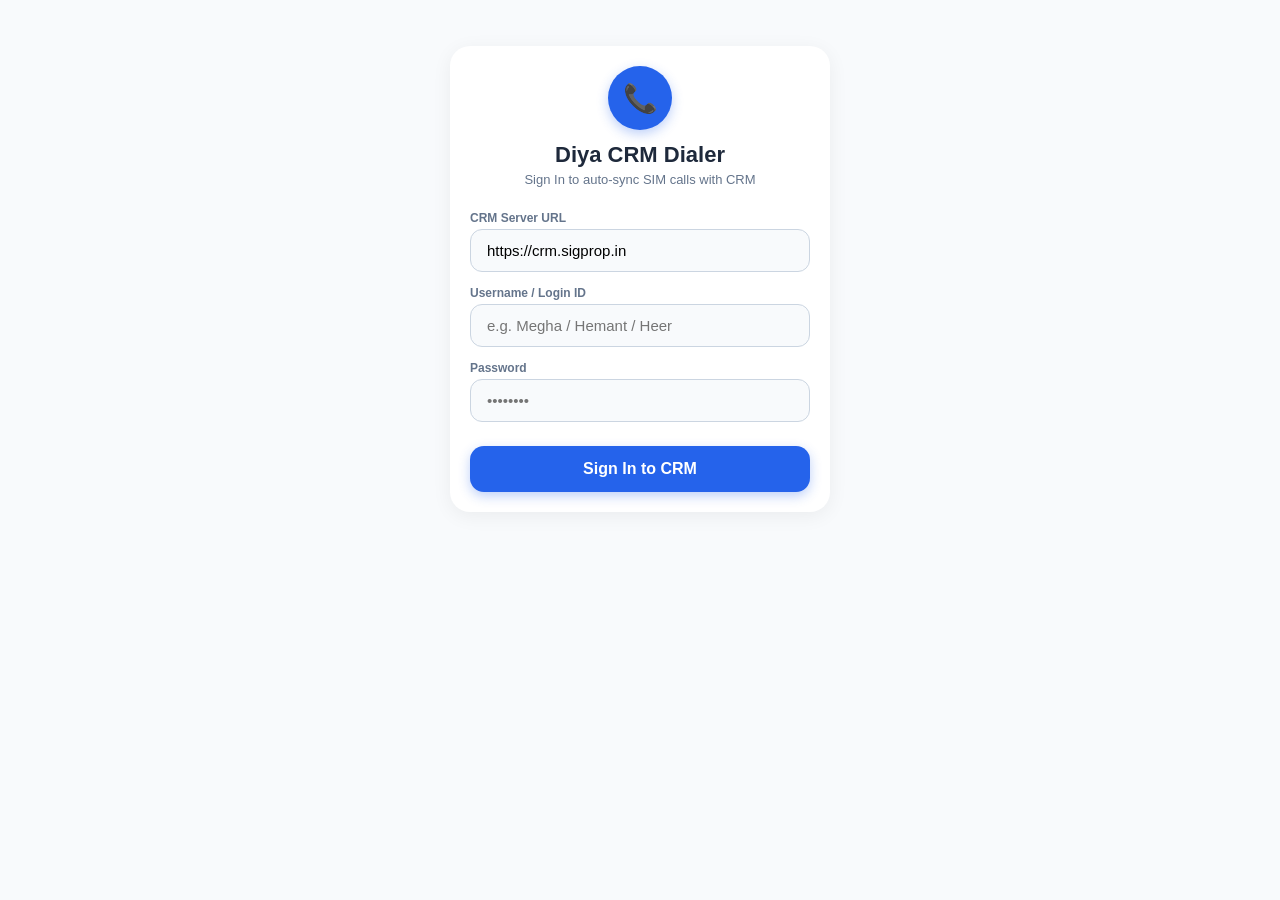
<file: dialer_patch/assets/index.html>
<!DOCTYPE html>
<html lang="en">
<head>
    <meta charset="UTF-8">
    <meta name="viewport" content="width=device-width, initial-scale=1.0, user-scalable=no">
    <title>Diya CRM Dialer</title>
    <style>
        * { box-sizing: border-box; margin: 0; padding: 0; font-family: -apple-system, BlinkMacSystemFont, "Segoe UI", Roboto, sans-serif; }
        body { background: #f8fafc; color: #1e293b; padding: 16px; min-height: 100vh; display: flex; flex-direction: column; }
        .card { background: #ffffff; border-radius: 20px; box-shadow: 0 4px 20px rgba(0,0,0,0.06); padding: 20px; margin-bottom: 16px; }
        .input-group { margin-bottom: 14px; text-align: left; }
        .input-label { font-size: 12px; font-weight: 600; color: #64748b; margin-bottom: 4px; display: block; }
        .form-input { width: 100%; padding: 12px 16px; border-radius: 12px; border: 1.5px solid #cbd5e1; font-size: 15px; outline: none; background: #f8fafc; }
        .form-input:focus { border-color: #2563eb; background: #ffffff; }
        .btn-primary { width: 100%; padding: 14px; border-radius: 14px; background: #2563eb; color: #ffffff; font-size: 16px; font-weight: 700; border: none; cursor: pointer; box-shadow: 0 4px 12px rgba(37,99,235,0.3); }
        .btn-primary:active { background: #1d4ed8; }
        
        /* Dialer Grid */
        .dial-display { width: 100%; border: none; text-align: center; font-size: 28px; font-weight: 700; color: #0f172a; background: transparent; outline: none; margin-bottom: 12px; }
        .dial-grid { display: grid; grid-template-columns: repeat(3, 1fr); gap: 14px; justify-items: center; max-width: 300px; margin: 0 auto; }
        .dial-btn { width: 68px; height: 68px; border-radius: 50%; background: #f1f5f9; border: 1px solid #e2e8f0; font-size: 24px; font-weight: 700; color: #0f172a; display: flex; flex-direction: column; align-items: center; justify-content: center; cursor: pointer; }
        .dial-btn:active { background: #cbd5e1; transform: scale(0.94); }
        .sub-dial { font-size: 9px; font-weight: 600; color: #94a3b8; margin-top: -3px; }
        .call-btn { width: 72px; height: 72px; border-radius: 50%; background: #16a34a; color: #ffffff; font-size: 28px; border: none; box-shadow: 0 6px 16px rgba(22,163,74,0.4); display: flex; align-items: center; justify-content: center; cursor: pointer; margin-top: 10px; }
        .call-btn:active { background: #15803d; transform: scale(0.95); }

        /* Tabs */
        .tabs { display: flex; background: #e2e8f0; border-radius: 12px; padding: 4px; margin-bottom: 16px; }
        .tab-btn { flex: 1; padding: 10px; border-radius: 10px; border: none; background: transparent; font-weight: 600; font-size: 14px; color: #64748b; cursor: pointer; }
        .tab-btn.active { background: #ffffff; color: #2563eb; box-shadow: 0 2px 8px rgba(0,0,0,0.06); }
        .badge { display: inline-block; padding: 4px 10px; border-radius: 20px; font-size: 11px; font-weight: 700; }
        .badge-success { background: #dcfce7; color: #15803d; }
        .badge-warning { background: #fef3c7; color: #b45309; }

        /* SIM Selector */
        .sim-selector { display: flex; gap: 8px; margin-top: 4px; }
        .sim-opt { flex: 1; padding: 10px 6px; border-radius: 12px; border: 2px solid #e2e8f0; background: #f8fafc; text-align: center; font-size: 12px; font-weight: 700; color: #64748b; cursor: pointer; }
        .sim-opt.selected { border-color: #2563eb; background: #eff6ff; color: #2563eb; }
    </style>
</head>
<body>

    <!-- 1. LOGIN SCREEN (Visible by default until verified) -->
    <div id="loginView" style="max-width: 380px; margin: 30px auto; width: 100%;">
        <div class="card" style="text-align: center;">
            <div style="width: 64px; height: 64px; border-radius: 50%; background: #2563eb; color: white; display: inline-flex; align-items: center; justify-content: center; font-size: 28px; margin-bottom: 12px; box-shadow: 0 4px 12px rgba(37,99,235,0.3);">
                📞
            </div>
            <h2 style="font-size: 22px; font-weight: 800; margin-bottom: 4px;">Diya CRM Dialer</h2>
            <p style="color: #64748b; font-size: 13px; margin-bottom: 24px;">Sign In to auto-sync SIM calls with CRM</p>

            <div class="input-group">
                <label class="input-label">CRM Server URL</label>
                <input type="text" id="serverUrl" class="form-input" value="https://crm.sigprop.in">
            </div>

            <div class="input-group">
                <label class="input-label">Username / Login ID</label>
                <input type="text" id="username" class="form-input" placeholder="e.g. Megha / Hemant / Heer">
            </div>

            <div class="input-group" style="margin-bottom: 24px;">
                <label class="input-label">Password</label>
                <input type="password" id="password" class="form-input" placeholder="••••••••">
            </div>

            <button class="btn-primary" onclick="doLogin()">Sign In to CRM</button>
        </div>
    </div>

    <!-- 2. MAIN DASHBOARD & DIALER -->
    <div id="mainView" style="display: none; max-width: 420px; margin: 0 auto; width: 100%;">
        
        <!-- Header User Profile -->
        <div class="card" style="padding: 14px 18px; margin-bottom: 12px;">
            <div style="display: flex; justify-content: space-between; align-items: center;">
                <div>
                    <h3 id="headerName" style="font-size: 17px; font-weight: 800;">Staff Member</h3>
                    <div id="headerCompany" style="color: #15803d; font-size: 12px; font-weight: 700; margin-top: 2px;">🏢 Company</div>
                </div>
                <button onclick="doLogout()" style="background: #f1f5f9; border: none; padding: 8px 12px; border-radius: 10px; font-size: 13px; font-weight: 600; color: #dc2626; cursor: pointer;">
                    Logout
                </button>
            </div>
        </div>

        <!-- Sync & Tracker Live Status -->
        <div class="card" style="padding: 12px 18px; margin-bottom: 12px; display: flex; flex-direction: row; justify-content: space-between; align-items: center;">
            <div style="display: flex; align-items: center; gap: 8px;">
                <div style="width: 10px; height: 10px; border-radius: 50%; background: #16a34a;"></div>
                <div>
                    <div style="font-size: 13px; font-weight: 700;">Live Call Tracker Active</div>
                    <div id="unsyncedCount" style="font-size: 11px; color: #64748b;">0 pending calls</div>
                </div>
            </div>
            <button onclick="triggerSync()" style="background: #eff6ff; color: #2563eb; border: 1px solid #bfdbfe; padding: 6px 12px; border-radius: 20px; font-size: 12px; font-weight: 700; cursor: pointer;">
                Sync Now
            </button>
        </div>


        <!-- SIM Tracker Selection -->
        <div class="card" style="padding: 14px 18px; margin-bottom: 12px;" id="simCard">
            <div style="font-size: 12px; font-weight: 700; color: #64748b; margin-bottom: 8px;">📶 SIM TO TRACK FOR CRM</div>
            <div class="sim-selector" id="simSelector">
                <div class="sim-opt selected" id="simOpt_all" onclick="selectSim(-1)">📱 Both SIMs</div>
                <div class="sim-opt" id="simOpt_1" onclick="selectSim(0)">SIM 1<br><span style="font-size:10px;color:#94a3b8">Business</span></div>
                <div class="sim-opt" id="simOpt_2" onclick="selectSim(1)">SIM 2<br><span style="font-size:10px;color:#94a3b8">Business</span></div>
            </div>
        </div>

        <!-- Recording Folder Selection -->
        <div class="card" style="padding: 14px 18px; margin-bottom: 12px;" id="folderCard">
            <div style="font-size: 12px; font-weight: 700; color: #64748b; margin-bottom: 6px;">📁 CALL RECORDING FOLDER</div>
            <div style="display: flex; align-items: center; gap: 8px;">
                <input type="text" id="recFolderInput" class="form-input" style="font-size: 11.5px; padding: 8px 12px;" placeholder="Auto-Detect (Infinix, Samsung, Vivo, Xiaomi)">
                <button onclick="saveRecFolder()" style="background: #2563eb; color: white; border: none; padding: 8px 14px; border-radius: 10px; font-size: 12px; font-weight: 700; cursor: pointer; white-space: nowrap;">Save</button>
            </div>
            <div style="font-size: 10.5px; color: #94a3b8; margin-top: 4px;">Leaves blank for Auto-Detect (Infinix, Samsung, Xiaomi, Vivo).</div>
        </div>

        <!-- Tabs -->
        <div class="tabs">
            <button class="tab-btn active" id="tabBtnDialer" onclick="showTab('dialer')">📞 Dialer</button>
            <button class="tab-btn" id="tabBtnLogs" onclick="showTab('logs')">📋 Call Logs</button>
        </div>

        <!-- Tab 1: Dialer -->
        <div id="tabDialer">
            <div class="card" style="text-align: center; padding: 20px 14px;">
                <div style="display: flex; align-items: center; justify-content: space-between; padding: 0 10px;">
                    <input type="tel" id="dialDisplay" class="dial-display" placeholder="Enter number" readonly>
                    <button onclick="deleteDigit()" style="background: transparent; border: none; font-size: 22px; color: #64748b; cursor: pointer; padding: 4px;">⌫</button>
                </div>

                <div class="dial-grid">
                    <button class="dial-btn" onclick="appendDigit('1')">1<span class="sub-dial">&nbsp;</span></button>
                    <button class="dial-btn" onclick="appendDigit('2')">2<span class="sub-dial">ABC</span></button>
                    <button class="dial-btn" onclick="appendDigit('3')">3<span class="sub-dial">DEF</span></button>

                    <button class="dial-btn" onclick="appendDigit('4')">4<span class="sub-dial">GHI</span></button>
                    <button class="dial-btn" onclick="appendDigit('5')">5<span class="sub-dial">JKL</span></button>
                    <button class="dial-btn" onclick="appendDigit('6')">6<span class="sub-dial">MNO</span></button>

                    <button class="dial-btn" onclick="appendDigit('7')">7<span class="sub-dial">PQRS</span></button>
                    <button class="dial-btn" onclick="appendDigit('8')">8<span class="sub-dial">TUV</span></button>
                    <button class="dial-btn" onclick="appendDigit('9')">9<span class="sub-dial">WXYZ</span></button>

                    <button class="dial-btn" onclick="appendDigit('*')">*<span class="sub-dial">&nbsp;</span></button>
                    <button class="dial-btn" onclick="appendDigit('0')">0<span class="sub-dial">+</span></button>
                    <button class="dial-btn" onclick="appendDigit('#')">#<span class="sub-dial">&nbsp;</span></button>
                </div>

                <div style="display: flex; justify-content: center; margin-top: 10px;">
                    <button class="call-btn" onclick="makeCall()">📞</button>
                </div>
            </div>
        </div>

        <!-- Tab 2: Logs -->
        <div id="tabLogs" style="display: none;">
            <div style="display: flex; justify-content: space-between; align-items: center; margin-bottom: 12px; padding: 0 4px;">
                <span style="font-size: 13px; font-weight: 700; color: #475569; text-transform: uppercase; letter-spacing: 0.5px;">Recent SIM Calls</span>
                <button onclick="loadCallLogs()" style="background: #e2e8f0; color: #0f172a; border: none; padding: 5px 12px; border-radius: 6px; font-size: 12px; font-weight: 700; cursor: pointer; display: flex; align-items: center; gap: 4px;">🔄 Refresh Logs</button>
            </div>
            <div class="card" id="logsContainer" style="padding: 14px;">
                <div style="text-align: center; color: #64748b; font-size: 13px; padding: 20px;">Loading call logs...</div>
            </div>
        </div>

    </div>

    <script>
        function checkInitAuth() {
            if (window.AndroidBridge && window.AndroidBridge.getAuthInfo) {
                try {
                    let info = JSON.parse(window.AndroidBridge.getAuthInfo() || "{}");
                    updateUIState(info.isLoggedIn, info.userName, info.companyName, info.unsynced);
                } catch(e) {}
            }
        }

        window.addEventListener('DOMContentLoaded', checkInitAuth);
        setTimeout(checkInitAuth, 300);
        setTimeout(loadSimSelection, 500);

        function showTab(t) {
            if (t === 'dialer') {
                document.getElementById('tabBtnDialer').classList.add('active');
                document.getElementById('tabBtnLogs').classList.remove('active');
                document.getElementById('tabDialer').style.display = 'block';
                document.getElementById('tabLogs').style.display = 'none';
            } else {
                document.getElementById('tabBtnDialer').classList.remove('active');
                document.getElementById('tabBtnLogs').classList.add('active');
                document.getElementById('tabDialer').style.display = 'none';
                document.getElementById('tabLogs').style.display = 'block';
                loadCallLogs();
            }
        }

        function appendDigit(d) {
            document.getElementById('dialDisplay').value += d;
        }

        function deleteDigit() {
            let v = document.getElementById('dialDisplay').value;
            document.getElementById('dialDisplay').value = v.substring(0, v.length - 1);
        }

        function makeCall() {
            let num = document.getElementById('dialDisplay').value.trim();
            if (num && window.AndroidBridge) {
                window.AndroidBridge.makePhoneCall(num);
            }
        }

        function doLogin() {
            let s = document.getElementById('serverUrl').value.trim();
            let u = document.getElementById('username').value.trim();
            let p = document.getElementById('password').value.trim();
            if (!u || !p) {
                alert("Please enter Username and Password");
                return;
            }
            if (window.AndroidBridge) {
                window.AndroidBridge.login(s, u, p);
            }
        }

        function doLogout() {
            if (confirm("Are you sure you want to logout?") && window.AndroidBridge) {
                window.AndroidBridge.logout();
            }
        }

        function triggerSync() {
            if (window.AndroidBridge) {
                window.AndroidBridge.syncNow();
                setTimeout(loadCallLogs, 1000);
            }
        }

        function updateUIState(isLoggedIn, userName, companyName, unsynced) {
            if (isLoggedIn) {
                document.getElementById('loginView').style.display = 'none';
                document.getElementById('mainView').style.display = 'block';
                document.getElementById('headerName').innerText = userName || "Staff Member";
                document.getElementById('headerCompany').innerText = "🏢 " + (companyName || "CRM Company");
                document.getElementById('unsyncedCount').innerText = (unsynced || 0) + " pending calls in queue";
            } else {
                document.getElementById('loginView').style.display = 'block';
                document.getElementById('mainView').style.display = 'none';
            }
        }

        function loadCallLogs() {
            if (window.AndroidBridge) {
                let logsJson = window.AndroidBridge.getRecentLogs();
                let logs = JSON.parse(logsJson || "[]");
                let c = document.getElementById('logsContainer');
                if (!logs || logs.length === 0) {
                    c.innerHTML = '<div style="text-align: center; color: #64748b; font-size: 13px; padding: 20px;">No recent SIM calls recorded yet.<br><small style="color: #94a3b8; font-size: 11px;">Make a call and tap <b>🔄 Refresh Logs</b></small></div>';
                    return;
                }
                let html = '<div style="display: flex; flex-direction: column; gap: 8px;">';
                logs.forEach(l => {
                    let badge = l.synced ? '<span class="badge badge-success">Synced</span>' : '<span class="badge badge-warning">Queued</span>';
                    let typeTxt = l.type.includes('out') ? '↗ Outgoing' : '↙ Incoming';
                    if (l.type.includes('miss')) typeTxt = '✕ Missed';
                    html += `
                        <div style="display: flex; justify-content: space-between; align-items: center; padding: 10px 0; border-bottom: 1px solid #f1f5f9;">
                            <div>
                                <div style="font-weight: 700; font-size: 15px; color: #0f172a;">${l.phone}</div>
                                <div style="font-size: 12px; color: #64748b;">${typeTxt} &bull; ${l.duration}s &bull; ${l.start_time}</div>
                            </div>
                            <div>${badge}</div>
                        </div>
                    `;
                });
                html += '</div>';
                c.innerHTML = html;
            }
        }

        function selectSim(slot) {
            // Update UI
            document.getElementById('simOpt_all').classList.toggle('selected', slot === -1);
            document.getElementById('simOpt_1').classList.toggle('selected', slot === 0);
            document.getElementById('simOpt_2').classList.toggle('selected', slot === 1);
            // Call Android bridge
            if (window.AndroidBridge && window.AndroidBridge.setTrackedSim) {
                window.AndroidBridge.setTrackedSim(slot);
            }
        }

        function loadSimSelection() {
            if (window.AndroidBridge && window.AndroidBridge.getTrackedSim) {
                try {
                    let slot = window.AndroidBridge.getTrackedSim();
                    document.getElementById('simOpt_all').classList.toggle('selected', slot === -1);
                    document.getElementById('simOpt_1').classList.toggle('selected', slot === 0);
                    document.getElementById('simOpt_2').classList.toggle('selected', slot === 1);
                } catch(e) {}
            }
            loadFolderSelection();
        }

        function loadFolderSelection() {
            if (window.AndroidBridge && window.AndroidBridge.getRecordingFolder) {
                try {
                    let f = window.AndroidBridge.getRecordingFolder();
                    if (f) document.getElementById('recFolderInput').value = f;
                } catch(e) {}
            }
        }

        function saveRecFolder() {
            let f = document.getElementById('recFolderInput').value.trim();
            if (window.AndroidBridge && window.AndroidBridge.setRecordingFolder) {
                window.AndroidBridge.setRecordingFolder(f);
                alert("Recording folder saved: " + (f || "Auto-Detect"));
            }
        }

    </script>
</body>
</html>
</file>
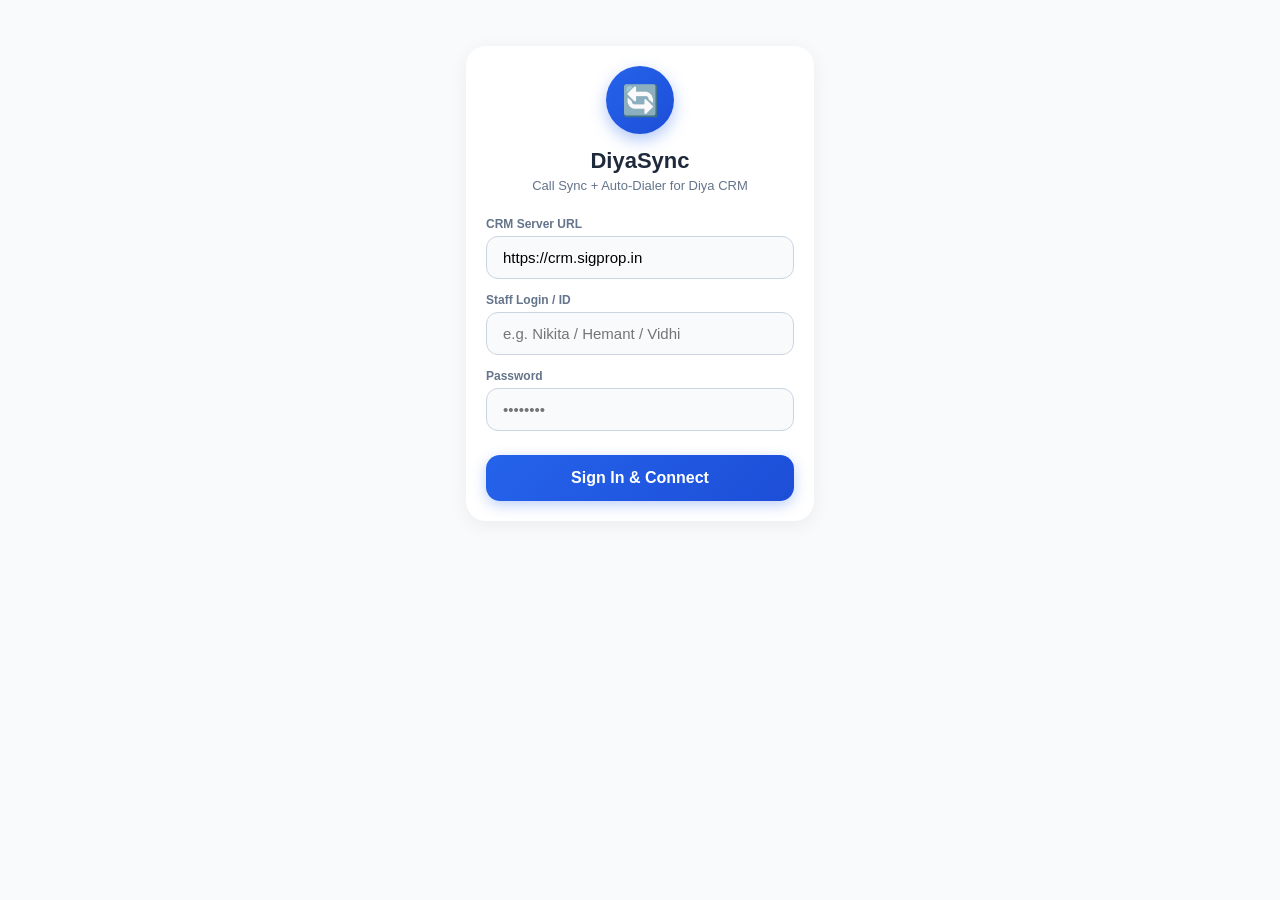
<file: diyasync_app/assets/index.html>
<!DOCTYPE html>
<html lang="en">
<head>
    <meta charset="UTF-8">
    <meta name="viewport" content="width=device-width, initial-scale=1.0, user-scalable=no">
    <title>DiyaSync</title>
    <style>
        * { box-sizing: border-box; margin: 0; padding: 0; font-family: -apple-system, BlinkMacSystemFont, "Segoe UI", Roboto, sans-serif; }
        body { background: #f8fafc; color: #1e293b; min-height: 100vh; display: flex; flex-direction: column; }
        .card { background: #ffffff; border-radius: 20px; box-shadow: 0 4px 20px rgba(0,0,0,0.06); padding: 20px; margin-bottom: 14px; }
        .input-group { margin-bottom: 14px; text-align: left; }
        .input-label { font-size: 12px; font-weight: 600; color: #64748b; margin-bottom: 5px; display: block; }
        .form-input { width: 100%; padding: 12px 16px; border-radius: 12px; border: 1.5px solid #cbd5e1; font-size: 15px; outline: none; background: #f8fafc; }
        .form-input:focus { border-color: #2563eb; background: #ffffff; }
        .btn-primary { width: 100%; padding: 14px; border-radius: 14px; background: linear-gradient(135deg, #2563eb, #1d4ed8); color: #ffffff; font-size: 16px; font-weight: 700; border: none; cursor: pointer; box-shadow: 0 4px 14px rgba(37,99,235,0.3); }
        .btn-primary:active { transform: scale(0.98); }
        .btn-secondary { background: #f1f5f9; color: #475569; border: 1px solid #e2e8f0; padding: 7px 14px; border-radius: 10px; font-size: 12px; font-weight: 700; cursor: pointer; }
        .btn-secondary:active { background: #e2e8f0; }
        .pulse-dot { width: 10px; height: 10px; border-radius: 50%; background: #16a34a; display: inline-block; animation: pulse 2s infinite; }
        @keyframes pulse {
            0% { box-shadow: 0 0 0 0 rgba(22, 163, 74, 0.7); }
            70% { box-shadow: 0 0 0 8px rgba(22, 163, 74, 0); }
            100% { box-shadow: 0 0 0 0 rgba(22, 163, 74, 0); }
        }
        .log-item { display: flex; align-items: center; justify-content: space-between; padding: 10px 0; border-bottom: 1px solid #f1f5f9; font-size: 12.5px; }
        .log-item:last-child { border-bottom: none; }

        /* ── Bottom Tab Bar ── */
        .tab-bar { display: flex; background: #fff; border-top: 1px solid #e2e8f0; position: fixed; bottom: 0; left: 0; right: 0; z-index: 50; }
        .tab-btn { flex: 1; padding: 10px 0 8px; border: none; background: transparent; cursor: pointer; font-size: 11px; font-weight: 600; color: #94a3b8; display: flex; flex-direction: column; align-items: center; gap: 3px; }
        .tab-btn.active { color: #2563eb; }
        .tab-btn .tab-icon { font-size: 22px; }
        .tab-content { display: none; padding: 16px 16px 80px; max-width: 480px; margin: 0 auto; width: 100%; }
        .tab-content.active { display: block; }

        /* ── Auto-Dialer Styles ── */
        .dialer-dark { background: #0f172a; }
        .dialer-card { background: #1e293b; border-radius: 14px; padding: 14px 16px; margin-bottom: 12px; border: 1px solid #334155; }
        .queue-item { background: #1e293b; border-radius: 12px; padding: 14px; margin-bottom: 10px; border: 2px solid #334155; cursor: pointer; }
        .queue-item.active-item { border-color: #3b82f6; background: #1d3461; }
        .prio-label { font-size: 11.5px; font-weight: 700; margin-bottom: 4px; }
        .lead-name { color: #f1f5f9; font-size: 15px; font-weight: 700; }
        .lead-sub { color: #94a3b8; font-size: 12px; margin-top: 3px; }
        .lead-note { color: #64748b; font-size: 11.5px; margin-top: 4px; font-style: italic; }
        .outcome-grid { display: grid; grid-template-columns: 1fr 1fr; gap: 8px; }
        .oc-btn { background: #1e293b; border: 2px solid #334155; border-radius: 10px; padding: 12px 8px; text-align: center; cursor: pointer; color: #e2e8f0; font-size: 12.5px; font-weight: 600; }
        .oc-btn.sel { border-color: #3b82f6; background: #1d3461; color: #93c5fd; }
        .chip-row { display: flex; flex-wrap: wrap; gap: 8px; }
        .chip { background: #1e293b; border: 2px solid #334155; border-radius: 20px; padding: 7px 14px; font-size: 12px; font-weight: 600; cursor: pointer; color: #cbd5e1; }
        .chip.sel { border-color: #3b82f6; background: #1d3461; color: #93c5fd; }
        .timer-display { color: #4ade80; font-size: 28px; font-weight: 700; text-align: center; font-variant-numeric: tabular-nums; }
        .countdown-box { background: #1e293b; border-radius: 10px; padding: 14px; text-align: center; margin-bottom: 12px; border: 1px solid #334155; }
        .countdown-num { color: #4ade80; font-size: 40px; font-weight: 700; }
        .dl-inp { width: 100%; padding: 10px 12px; background: #0f172a; border: 1px solid #475569; border-radius: 8px; color: #fff; font-size: 13px; margin-bottom: 8px; outline: none; }
        .dl-inp:focus { border-color: #3b82f6; }
        textarea.dl-inp { resize: vertical; min-height: 64px; }
        .dl-btn { width: 100%; padding: 13px; border: none; border-radius: 10px; font-size: 14px; font-weight: 700; cursor: pointer; margin-bottom: 8px; }
        .dl-btn-green { background: #16a34a; color: #fff; }
        .dl-btn-blue { background: #2563eb; color: #fff; }
        .dl-btn-gray { background: #334155; color: #cbd5e1; }
        .dl-btn-red { background: #dc2626; color: #fff; }
        .dl-btn-yellow { background: #ca8a04; color: #fff; }
        .section-label { color: #94a3b8; font-size: 10.5px; font-weight: 700; text-transform: uppercase; letter-spacing: .5px; margin: 14px 0 7px; }
        .toast { position: fixed; top: 16px; left: 50%; transform: translateX(-50%); background: #16a34a; color: #fff; padding: 10px 22px; border-radius: 20px; font-size: 13px; font-weight: 700; z-index: 999; opacity: 0; transition: opacity .3s; white-space: nowrap; }
        .toast.show { opacity: 1; }
    </style>
</head>
<body>

    <!-- 1. LOGIN SCREEN -->
    <div id="loginView" style="max-width: 380px; margin: 30px auto; padding: 16px; width: 100%;">
        <div class="card" style="text-align: center;">
            <div style="width: 68px; height: 68px; border-radius: 50%; background: linear-gradient(135deg, #2563eb, #1d4ed8); color: white; display: inline-flex; align-items: center; justify-content: center; font-size: 30px; margin-bottom: 14px; box-shadow: 0 6px 16px rgba(37,99,235,0.35);">
                🔄
            </div>
            <h2 style="font-size: 22px; font-weight: 800; margin-bottom: 4px;">DiyaSync</h2>
            <p style="color: #64748b; font-size: 13px; margin-bottom: 24px;">Call Sync + Auto-Dialer for Diya CRM</p>

            <div class="input-group">
                <label class="input-label">CRM Server URL</label>
                <input type="text" id="serverUrl" class="form-input" value="https://crm.sigprop.in">
            </div>
            <div class="input-group">
                <label class="input-label">Staff Login / ID</label>
                <input type="text" id="username" class="form-input" placeholder="e.g. Nikita / Hemant / Vidhi">
            </div>
            <div class="input-group" style="margin-bottom: 24px;">
                <label class="input-label">Password</label>
                <input type="password" id="password" class="form-input" placeholder="••••••••">
            </div>
            <button class="btn-primary" onclick="doLogin()">Sign In &amp; Connect</button>
        </div>
    </div>

    <!-- 2. MAIN APP (Tabs) -->
    <div id="mainView" style="display: none; flex: 1; flex-direction: column;">

        <!-- TAB CONTENTS -->

        <!-- ── SYNC TAB ── -->
        <div id="tab-sync" class="tab-content active">
            <div class="card" style="padding: 16px 20px; margin-top: 8px;">
                <div style="display: flex; justify-content: space-between; align-items: center;">
                    <div>
                        <h3 id="headerName" style="font-size: 18px; font-weight: 800; color: #0f172a;">Staff Member</h3>
                        <div id="headerCompany" style="color: #15803d; font-size: 12.5px; font-weight: 700; margin-top: 2px;">🏢 Company</div>
                    </div>
                    <button onclick="doLogout()" style="background: #fee2e2; border: none; padding: 7px 12px; border-radius: 10px; font-size: 12px; font-weight: 700; color: #dc2626; cursor: pointer;">Logout</button>
                </div>
            </div>

            <div class="card" style="padding: 16px 20px;">
                <div style="font-size: 12px; font-weight: 700; color: #64748b; margin-bottom: 10px; text-transform: uppercase; letter-spacing: 0.5px;">📁 CALL RECORDINGS FOLDER</div>
                <div id="folderStatusDiv"></div>
            </div>

            <div class="card" style="padding: 16px 20px;">
                <div style="display: flex; justify-content: space-between; align-items: center;">
                    <div style="display: flex; align-items: center; gap: 10px;">
                        <span class="pulse-dot"></span>
                        <div>
                            <div style="font-size: 13.5px; font-weight: 800; color: #0f172a;">Background Sync Active</div>
                            <div id="syncSummary" style="font-size: 11.5px; color: #64748b; margin-top: 2px;">0 recordings synced</div>
                        </div>
                    </div>
                    <div style="display: flex; gap: 6px;">
                        <button onclick="doSyncNow()" id="btnSyncNow" style="background: #eff6ff; color: #2563eb; border: 1.5px solid #bfdbfe; padding: 8px 12px; border-radius: 12px; font-size: 11.5px; font-weight: 700; cursor: pointer;">🔄 Sync Now</button>
                        <button onclick="doForceResync()" id="btnForceResync" style="background: #f8fafc; color: #475569; border: 1.5px solid #cbd5e1; padding: 8px 10px; border-radius: 12px; font-size: 11.5px; font-weight: 600; cursor: pointer;">⚡ Re-sync</button>
                    </div>
                </div>
                <div id="lastSyncStatus" style="font-size: 11px; color: #94a3b8; margin-top: 10px;">Checking folder every few minutes...</div>
            </div>

            <div class="card" style="padding: 16px 20px;">
                <div style="display: flex; justify-content: space-between; align-items: center; margin-bottom: 12px;">
                    <span style="font-size: 12px; font-weight: 700; color: #64748b; text-transform: uppercase; letter-spacing: 0.5px;">Recently Synced Recordings</span>
                    <button onclick="loadLogs()" class="btn-secondary" style="padding: 4px 8px; font-size: 11px;">Refresh</button>
                </div>
                <div id="logsContainer">
                    <div style="text-align: center; color: #94a3b8; font-size: 12px; padding: 14px;">No recordings uploaded yet.</div>
                </div>
            </div>
        </div>

        <!-- ── AUTO-DIALER TAB ── -->
        <div id="tab-dialer" class="tab-content" style="background: #0f172a; min-height: 100vh; padding: 12px 12px 80px;">

            <!-- Queue View -->
            <div id="dialerQueueView">
                <div style="display: flex; align-items: center; justify-content: space-between; margin-bottom: 12px;">
                    <div>
                        <div style="color: #fff; font-weight: 700; font-size: 15px;">📋 Today's Call Queue</div>
                        <div id="queueMeta" style="color: #64748b; font-size: 11.5px; margin-top: 2px;"></div>
                    </div>
                    <div style="display: flex; gap: 6px; align-items: center;">
                        <span id="queueBadge" style="background: #3b82f6; color: #fff; border-radius: 20px; padding: 2px 12px; font-size: 12px; font-weight: 700;">0</span>
                        <button onclick="refreshQueue()" style="background: #334155; border: none; color: #94a3b8; padding: 7px 10px; border-radius: 8px; font-size: 13px; cursor: pointer;">🔄</button>
                    </div>
                </div>
                <button onclick="startAutoDialer()" style="width: 100%; padding: 14px; border: none; border-radius: 12px; background: linear-gradient(135deg, #16a34a, #15803d); color: #fff; font-size: 15px; font-weight: 700; cursor: pointer; margin-bottom: 14px; box-shadow: 0 4px 14px rgba(22,163,74,0.35);">
                    ▶️ Start Auto-Dialer
                </button>
                <div id="queueList"></div>
            </div>

            <!-- Active Call View -->
            <div id="dialerCallView" style="display: none;">
                <div class="dialer-card" style="margin-bottom: 10px;">
                    <div style="display: flex; justify-content: space-between; align-items: flex-start;">
                        <div>
                            <div id="callLeadName" style="color: #fff; font-size: 18px; font-weight: 800;"></div>
                            <div id="callCompany" style="color: #94a3b8; font-size: 12px; margin-top: 3px;"></div>
                        </div>
                        <span id="callProgress" style="color: #475569; font-size: 12px;"></span>
                    </div>
                    <div id="callPhone" style="color: #3b82f6; font-size: 26px; font-weight: 700; margin: 12px 0 4px; letter-spacing: 1px;"></div>
                    <div id="callStage" style="color: #64748b; font-size: 12px;"></div>
                    <div id="callPriority" style="font-size: 12px; margin-top: 4px;"></div>
                </div>
                <div class="dialer-card" style="margin-bottom: 10px;">
                    <div style="color: #64748b; font-size: 10.5px; font-weight: 700; text-transform: uppercase; letter-spacing:.5px; margin-bottom: 6px;">Last Note</div>
                    <div id="callLastNote" style="color: #cbd5e1; font-size: 13px;">—</div>
                </div>
                <div class="timer-display" id="callTimer" style="margin: 10px 0;">00:00</div>
                <div style="display: flex; gap: 10px; margin-bottom: 10px;">
                    <button id="callBtn" onclick="handleCallBtn()" class="dl-btn dl-btn-green" style="flex: 2;">📞 Dial Now</button>
                    <button onclick="skipLead()" class="dl-btn dl-btn-gray" style="flex: 1;">⏭ Skip</button>
                    <button onclick="stopDialer()" class="dl-btn dl-btn-red" style="flex: 1;">⏹ Stop</button>
                </div>
            </div>

            <!-- Wrap-up View -->
            <div id="dialerWrapupView" style="display: none;">
                <div class="dialer-card" style="margin-bottom: 10px;">
                    <div id="wuLeadName" style="color: #fff; font-weight: 700; font-size: 15px;"></div>
                    <div id="wuPhone" style="color: #94a3b8; font-size: 12px; margin-top: 2px;"></div>
                </div>

                <div class="section-label">📞 Call Outcome</div>
                <div class="outcome-grid" style="margin-bottom: 4px;">
                    <div class="oc-btn" id="oc-interested" onclick="selectOutcome('interested')">🟢 Interested</div>
                    <div class="oc-btn" id="oc-callback" onclick="selectOutcome('callback')">🟡 Callback Later</div>
                    <div class="oc-btn" id="oc-no_answer" onclick="selectOutcome('no_answer')">🔴 No Answer</div>
                    <div class="oc-btn" id="oc-revisit" onclick="selectOutcome('revisit')">🔁 Will Think</div>
                    <div class="oc-btn" id="oc-site_visit" onclick="selectOutcome('site_visit')">🏠 Site Visit</div>
                    <div class="oc-btn" id="oc-not_interested" onclick="selectOutcome('not_interested')">⚫ Not Interested</div>
                </div>

                <div class="section-label" id="followupLabel">📅 Next Follow-up</div>
                <div class="chip-row" id="chipRow" style="margin-bottom: 8px;">
                    <div class="chip" onclick="selectChip(this, 0)">Aaj Shaam</div>
                    <div class="chip sel" onclick="selectChip(this, 1)">Kal Subah</div>
                    <div class="chip" onclick="selectChip(this, 2)">2 Din Baad</div>
                    <div class="chip" onclick="selectChip(this, 7)">Agle Hafte</div>
                    <div class="chip" onclick="selectChip(this, -1)">📆 Custom</div>
                </div>
                <input class="dl-inp" type="date" id="customDate" style="display: none; margin-bottom: 8px;">

                <div class="section-label">📝 Notes</div>
                <textarea class="dl-inp" id="wuNotes" placeholder="Client ne kya kaha? Budget? BHK? Preference? (Bolkar bhi bol sakte ho)..."></textarea>
                <button onclick="toggleVoice()" id="voiceBtn" class="dl-btn dl-btn-gray" style="font-size: 13px; padding: 10px; margin-bottom: 12px;">🎤 Voice Note Start</button>

                <div class="countdown-box" id="countdownBox" style="display: none;">
                    <div class="countdown-num" id="countdownNum">5</div>
                    <div style="color: #94a3b8; font-size: 12px;">seconds me next call...</div>
                    <div onclick="cancelCountdown()" style="color: #475569; font-size: 12px; margin-top: 6px; cursor: pointer; text-decoration: underline;">⏸ Pause</div>
                </div>

                <button onclick="submitWrapup(false)" class="dl-btn dl-btn-blue" style="font-size: 15px; padding: 15px;">✅ Save &amp; Next Lead</button>
                <button onclick="submitWrapup(true)" class="dl-btn dl-btn-gray">💾 Save &amp; Pause Dialer</button>
                <button onclick="stopDialer()" class="dl-btn dl-btn-red" style="margin-top: 4px; font-size: 13px; padding: 10px;">⏹ Stop Auto-Dialer</button>
            </div>

        </div>

    </div>

    <!-- BOTTOM TAB BAR -->
    <div class="tab-bar" id="tabBar" style="display: none;">
        <button class="tab-btn active" id="tabBtnSync" onclick="switchTab('sync')">
            <span class="tab-icon">🔄</span>
            <span>Sync</span>
        </button>
        <button class="tab-btn" id="tabBtnDialer" onclick="switchTab('dialer')">
            <span class="tab-icon">📞</span>
            <span>Auto-Dialer</span>
        </button>
    </div>

    <div class="toast" id="toast"></div>

<script>
// ─── STATE ───────────────────────────────────────────────────────────────────
let SESSION = {};
let QUEUE = [];
let QUEUE_IDX = 0;
let CURRENT_LEAD = null;
let CALL_TIMER = null;
let CALL_SECS = 0;
let CALL_STARTED = false;
let SELECTED_OUTCOME = null;
let SELECTED_DAYS = 1;
let COUNTDOWN_TIMER = null;
let recognition = null;

// ─── TOAST ───────────────────────────────────────────────────────────────────
function showToast(msg, color) {
    color = color || '#16a34a';
    var t = document.getElementById('toast');
    t.style.background = color; t.textContent = msg; t.classList.add('show');
    setTimeout(function() { t.classList.remove('show'); }, 3000);
}

// ─── TABS ────────────────────────────────────────────────────────────────────
function switchTab(name) {
    document.querySelectorAll('.tab-content').forEach(function(el) { el.classList.remove('active'); });
    document.querySelectorAll('.tab-btn').forEach(function(el) { el.classList.remove('active'); });
    document.getElementById('tab-' + name).classList.add('active');
    document.getElementById('tabBtn' + name.charAt(0).toUpperCase() + name.slice(1)).classList.add('active');
    if (name === 'dialer' && !QUEUE.length) refreshQueue();
}

// ─── INIT ────────────────────────────────────────────────────────────────────
function checkInit() {
    if (window.DiyaBridge && window.DiyaBridge.getAuthInfo) {
        try {
            var info = JSON.parse(window.DiyaBridge.getAuthInfo() || "{}");
            if (info.isLoggedIn) {
                SESSION.user_id = info.userId;
                SESSION.company_id = info.companyId;
                SESSION.user_name = info.userName;
                SESSION.company_name = info.companyName;
                SESSION.server_url = info.serverUrl || 'https://crm.sigprop.in';
            }
            updateUI(info);
        } catch(e) {}
    }
}

window.addEventListener('DOMContentLoaded', checkInit);
setTimeout(checkInit, 300);

function updateUI(info) {
    if (info.isLoggedIn) {
        document.getElementById('loginView').style.display = 'none';
        var mv = document.getElementById('mainView');
        mv.style.display = 'flex';
        mv.style.flexDirection = 'column';
        mv.style.flex = '1';
        document.getElementById('tabBar').style.display = 'flex';
        document.getElementById('headerName').innerText = info.userName || "Staff Member";
        document.getElementById('headerCompany').innerText = "🏢 " + (info.companyName || "Company");
        document.getElementById('syncSummary').innerText = (info.syncCount || 0) + " recordings synced";

        var folderDiv = document.getElementById('folderStatusDiv');
        if (info.hasFolder) {
            folderDiv.innerHTML = '<div style="display:flex;align-items:center;justify-content:space-between;background:#f0fdf4;border:1.5px solid #86efac;border-radius:12px;padding:12px 14px;"><div style="display:flex;align-items:center;gap:8px;"><span style="font-size:20px;">✅</span><div><div style="font-size:13px;font-weight:700;color:#166534;">Folder Linked</div><div style="font-size:11px;color:#15803d;">Recordings auto-sync to CRM</div></div></div><button onclick="pickFolder()" class="btn-secondary" style="background:white;border-color:#bbf7d0;color:#166534;">Change</button></div>';
        } else {
            folderDiv.innerHTML = '<button onclick="pickFolder()" style="width:100%;padding:14px;background:#eff6ff;border:2px dashed #3b82f6;border-radius:14px;color:#1d4ed8;font-size:13.5px;font-weight:700;cursor:pointer;display:flex;align-items:center;justify-content:center;gap:8px;"><span>📁</span> Select Recording Folder</button><div style="font-size:11.5px;color:#64748b;margin-top:6px;text-align:center;">Music &gt; PhoneRecord → "Use this folder"</div>';
        }
        loadLogs();
    } else {
        document.getElementById('loginView').style.display = 'block';
        document.getElementById('mainView').style.display = 'none';
        document.getElementById('tabBar').style.display = 'none';
    }
}

// ─── LOGIN / LOGOUT ──────────────────────────────────────────────────────────
function doLogin() {
    var u = document.getElementById('username').value.trim();
    var p = document.getElementById('password').value.trim();
    var s = document.getElementById('serverUrl').value.trim();
    if (!u || !p) { alert("Please enter username and password"); return; }
    if (window.DiyaBridge && window.DiyaBridge.login) window.DiyaBridge.login(s, u, p);
}
function doLogout() {
    if (confirm("Logout from DiyaSync?")) {
        if (window.DiyaBridge && window.DiyaBridge.logout) window.DiyaBridge.logout();
    }
}
function onLoginSuccess() { checkInit(); }
function onLoginFailed(msg) { alert(msg || "Login failed"); }

// ─── SYNC ────────────────────────────────────────────────────────────────────
function pickFolder() { if (window.DiyaBridge && window.DiyaBridge.pickFolder) window.DiyaBridge.pickFolder(); }

function doSyncNow() {
    var btn = document.getElementById('btnSyncNow');
    btn.innerText = "Syncing..."; btn.disabled = true;
    if (window.DiyaBridge && window.DiyaBridge.syncNow) window.DiyaBridge.syncNow();
    setTimeout(function() { btn.innerText = "🔄 Sync Now"; btn.disabled = false; checkInit(); }, 3000);
}
function doForceResync() {
    if (!confirm("Sabhi recordings ko fresh sync karna chahte hain?")) return;
    var btn = document.getElementById('btnForceResync');
    btn.innerText = "Re-syncing..."; btn.disabled = true;
    if (window.DiyaBridge && window.DiyaBridge.forceResync) window.DiyaBridge.forceResync();
    setTimeout(function() { btn.innerText = "⚡ Re-sync"; btn.disabled = false; checkInit(); }, 5000);
}

function loadLogs() {
    if (window.DiyaBridge && window.DiyaBridge.getRecentLogs) {
        try {
            var logs = JSON.parse(window.DiyaBridge.getRecentLogs() || "[]");
            var container = document.getElementById('logsContainer');
            if (!logs || !logs.length) { container.innerHTML = '<div style="text-align:center;color:#94a3b8;font-size:12px;padding:14px;">No recordings uploaded yet.</div>'; return; }
            var html = '';
            logs.slice(0, 10).forEach(function(l) {
                html += '<div class="log-item"><div><div style="font-weight:700;color:#1e293b;">📞 ' + (l.phone || 'Call Recording') + '</div><div style="font-size:11px;color:#64748b;">' + (l.filename || '') + '</div></div><div style="text-align:right;"><span style="background:#dcfce7;color:#15803d;font-size:10.5px;font-weight:700;padding:2px 7px;border-radius:6px;">CRM Synced</span><div style="font-size:10.5px;color:#94a3b8;margin-top:2px;">' + (l.time || '') + '</div></div></div>';
            });
            container.innerHTML = html;
        } catch(e) {}
    }
}

function onSyncFinished(uploadedCount) {
    document.getElementById('lastSyncStatus').innerText = "Last sync: Just now (" + uploadedCount + " new uploaded)";
    checkInit();
}

// ─── AUTO-DIALER ─────────────────────────────────────────────────────────────
async function rpc(endpoint, params) {
    var serverUrl = SESSION.server_url || 'https://crm.sigprop.in';
    // Use native bridge if available (avoids CORS on some Android versions)
    if (window.DiyaBridge && window.DiyaBridge.apiCall) {
        try {
            var res = JSON.parse(window.DiyaBridge.apiCall(endpoint, JSON.stringify(params)));
            return res.result || res;
        } catch(e) {}
    }
    try {
        var r = await fetch(serverUrl + endpoint, {
            method: 'POST',
            headers: { 'Content-Type': 'application/json' },
            credentials: 'include',
            body: JSON.stringify({ jsonrpc: '2.0', method: 'call', id: Date.now(), params: params })
        });
        var j = await r.json();
        return j.result || j.error || j;
    } catch(e) { return { status: 'error', message: e.message }; }
}

async function refreshQueue() {
    document.getElementById('queueBadge').textContent = '...';
    var res = await rpc('/api/call_tracker/get_due_queue', {
        user_id: SESSION.user_id,
        company_id: SESSION.company_id,
        limit: 60
    });
    if (res && res.status === 'success') {
        QUEUE = res.queue || [];
        QUEUE_IDX = 0;
        document.getElementById('queueBadge').textContent = QUEUE.length;
        document.getElementById('queueMeta').textContent = 'Kul ' + QUEUE.length + ' leads queue mein';
        renderQueueList();
    } else {
        document.getElementById('queueBadge').textContent = '!';
    }
}

function prioColor(p) {
    if (!p) return '#94a3b8';
    if (p.indexOf('Overdue') >= 0) return '#f87171';
    if (p.indexOf('WhatsApp') >= 0) return '#fbbf24';
    if (p.indexOf('Today') >= 0) return '#60a5fa';
    if (p.indexOf('Retry') >= 0) return '#fb923c';
    return '#94a3b8';
}

function renderQueueList() {
    var el = document.getElementById('queueList');
    if (!QUEUE.length) {
        el.innerHTML = '<div style="text-align:center;color:#475569;padding:40px 0;font-size:14px;">🎉 Aaj ke saare due calls complete ho gaye!</div>';
        return;
    }
    var html = '';
    QUEUE.forEach(function(l, i) {
        html += '<div class="queue-item ' + (i === QUEUE_IDX ? 'active-item' : '') + '" onclick="selectQueueItem(' + i + ')">' +
            '<div class="prio-label" style="color:' + prioColor(l.priority_label) + '">' + (l.priority_label || '') + '</div>' +
            '<div class="lead-name">' + (l.lead_name || l.phone) + '</div>' +
            '<div class="lead-sub">' + (l.phone || '') + ' · ' + (l.company_name || '') + ' · ' + (l.stage_name || '') + '</div>' +
            (l.last_note ? '<div class="lead-note">"' + l.last_note.substring(0, 80) + '..."</div>' : '') +
            '</div>';
    });
    el.innerHTML = html;
}

function selectQueueItem(idx) { QUEUE_IDX = idx; renderQueueList(); }

function startAutoDialer() {
    if (!QUEUE.length) { showToast('Queue khali hai! Refresh karo.', '#dc2626'); return; }
    QUEUE_IDX = 0;
    loadCallView();
}

function loadCallView() {
    if (QUEUE_IDX >= QUEUE.length) {
        showDialerSection('queue');
        showToast('🎉 Saare ' + QUEUE.length + ' calls complete!');
        return;
    }
    CURRENT_LEAD = QUEUE[QUEUE_IDX];
    CALL_STARTED = false;
    CALL_SECS = 0;
    clearInterval(CALL_TIMER);

    document.getElementById('callLeadName').textContent = CURRENT_LEAD.lead_name || CURRENT_LEAD.phone;
    document.getElementById('callCompany').textContent = (CURRENT_LEAD.company_name || '') + ' · ' + (CURRENT_LEAD.assigned_to || '');
    document.getElementById('callPhone').textContent = CURRENT_LEAD.phone || '';
    document.getElementById('callStage').textContent = 'Stage: ' + (CURRENT_LEAD.stage_name || '');
    document.getElementById('callPriority').textContent = CURRENT_LEAD.priority_label || '';
    document.getElementById('callLastNote').textContent = CURRENT_LEAD.last_note || '—';
    document.getElementById('callTimer').textContent = '00:00';
    document.getElementById('callProgress').textContent = (QUEUE_IDX + 1) + ' / ' + QUEUE.length;
    document.getElementById('callBtn').textContent = '📞 Dial Now';
    document.getElementById('callBtn').style.background = '#16a34a';
    showDialerSection('call');
}

function handleCallBtn() {
    if (!CALL_STARTED) {
        var phone = (CURRENT_LEAD.phone || '').replace(/\D/g, '');
        // Use native bridge to initiate call (keeps app in foreground)
        if (window.DiyaBridge && window.DiyaBridge.initiateCall) {
            window.DiyaBridge.initiateCall(phone);
        } else {
            window.location.href = 'tel:' + phone;
        }
        CALL_STARTED = true;
        document.getElementById('callBtn').textContent = '✅ Wrapup Karo';
        document.getElementById('callBtn').style.background = '#2563eb';
        CALL_SECS = 0;
        CALL_TIMER = setInterval(function() {
            CALL_SECS++;
            var m = Math.floor(CALL_SECS / 60).toString().padStart(2, '0');
            var s = (CALL_SECS % 60).toString().padStart(2, '0');
            document.getElementById('callTimer').textContent = m + ':' + s;
        }, 1000);
    } else {
        clearInterval(CALL_TIMER);
        showWrapup();
    }
}

function skipLead() { clearInterval(CALL_TIMER); QUEUE_IDX++; loadCallView(); }

function stopDialer() {
    clearInterval(CALL_TIMER);
    cancelCountdown();
    showDialerSection('queue');
    showToast('Auto-Dialer paused.', '#ca8a04');
}

function showDialerSection(name) {
    document.getElementById('dialerQueueView').style.display = name === 'queue' ? 'block' : 'none';
    document.getElementById('dialerCallView').style.display = name === 'call' ? 'block' : 'none';
    document.getElementById('dialerWrapupView').style.display = name === 'wrapup' ? 'block' : 'none';
}

function showWrapup() {
    document.getElementById('wuLeadName').textContent = CURRENT_LEAD.lead_name || CURRENT_LEAD.phone;
    document.getElementById('wuPhone').textContent = (CURRENT_LEAD.phone || '') + ' · ' + (CURRENT_LEAD.company_name || '');
    document.getElementById('wuNotes').value = '';
    SELECTED_OUTCOME = null;
    document.querySelectorAll('.oc-btn').forEach(function(b) { b.classList.remove('sel'); });
    // Default: Kal Subah chip
    document.querySelectorAll('.chip').forEach(function(c, i) { c.classList.remove('sel'); if (i === 1) c.classList.add('sel'); });
    SELECTED_DAYS = 1;
    var tomorrow = new Date(); tomorrow.setDate(tomorrow.getDate() + 1);
    document.getElementById('customDate').value = tomorrow.toISOString().split('T')[0];
    document.getElementById('customDate').style.display = 'none';
    document.getElementById('countdownBox').style.display = 'none';
    document.getElementById('followupLabel').style.opacity = '1';
    document.getElementById('chipRow').style.opacity = '1';
    showDialerSection('wrapup');
}

function selectOutcome(val) {
    SELECTED_OUTCOME = val;
    document.querySelectorAll('.oc-btn').forEach(function(b) { b.classList.remove('sel'); });
    var el = document.getElementById('oc-' + val);
    if (el) el.classList.add('sel');

    var chipMap = { interested: 1, callback: 0, no_answer: 0, site_visit: 3, revisit: 2, not_interested: -1 };
    var days = chipMap[val] !== undefined ? chipMap[val] : 1;
    SELECTED_DAYS = days >= 0 ? days : 1;

    if (val === 'not_interested') {
        document.getElementById('followupLabel').style.opacity = '.3';
        document.getElementById('chipRow').style.opacity = '.3';
        return;
    }
    document.getElementById('followupLabel').style.opacity = '1';
    document.getElementById('chipRow').style.opacity = '1';
    var chips = document.querySelectorAll('.chip');
    chips.forEach(function(c) { c.classList.remove('sel'); });
    if (days === 0 && chips[0]) chips[0].classList.add('sel');
    else if (days === 1 && chips[1]) chips[1].classList.add('sel');
    else if (days === 2 && chips[2]) chips[2].classList.add('sel');
    else if (days >= 7 && chips[3]) chips[3].classList.add('sel');
}

function selectChip(el, days) {
    document.querySelectorAll('.chip').forEach(function(c) { c.classList.remove('sel'); });
    el.classList.add('sel');
    if (days === -1) {
        SELECTED_DAYS = -1;
        document.getElementById('customDate').style.display = 'block';
    } else {
        SELECTED_DAYS = days;
        document.getElementById('customDate').style.display = 'none';
        var d = new Date(); d.setDate(d.getDate() + days);
        document.getElementById('customDate').value = d.toISOString().split('T')[0];
    }
}

function toggleVoice() {
    var SR = window.SpeechRecognition || window.webkitSpeechRecognition;
    if (!SR) { showToast('Voice recognition supported nahi hai.', '#dc2626'); return; }
    if (recognition) { recognition.stop(); recognition = null; document.getElementById('voiceBtn').textContent = '🎤 Voice Note Start'; return; }
    recognition = new SR();
    recognition.lang = 'hi-IN'; recognition.continuous = true; recognition.interimResults = false;
    recognition.onresult = function(e) {
        var t = Array.from(e.results).map(function(r) { return r[0].transcript; }).join(' ');
        document.getElementById('wuNotes').value += ' ' + t;
    };
    recognition.onend = function() { recognition = null; document.getElementById('voiceBtn').textContent = '🎤 Voice Note Start'; };
    recognition.start();
    document.getElementById('voiceBtn').textContent = '🛑 Voice Note Stop';
}

async function submitWrapup(pause) {
    if (!SELECTED_OUTCOME) { showToast('Pehle Call Outcome chunein!', '#dc2626'); return; }
    if (recognition) { recognition.stop(); recognition = null; }

    var customDateVal = document.getElementById('customDate').value;
    var notes = document.getElementById('wuNotes').value.trim();

    var payload = {
        lead_id: CURRENT_LEAD.lead_id,
        outcome: SELECTED_OUTCOME,
        notes: notes,
        next_followup_days: SELECTED_DAYS === -1 ? 1 : SELECTED_DAYS,
        next_followup_date: SELECTED_DAYS === -1 ? customDateVal : '',
        activity_id: CURRENT_LEAD.activity_id || false,
        user_id: SESSION.user_id,
        duration_seconds: CALL_SECS,
        phone_number: CURRENT_LEAD.phone
    };

    var res = await rpc('/api/call_tracker/submit_call_wrapup', payload);
    if (res && res.status === 'success') {
        showToast('✅ ' + (res.lead_name || 'Saved') + ' – Done!');
        QUEUE_IDX++;
        if (pause || QUEUE_IDX >= QUEUE.length) {
            showDialerSection('queue');
            renderQueueList();
            if (QUEUE_IDX >= QUEUE.length) showToast('🎉 Sabhi leads complete!');
            return;
        }
        document.getElementById('countdownBox').style.display = 'block';
        var count = 5;
        document.getElementById('countdownNum').textContent = count;
        COUNTDOWN_TIMER = setInterval(function() {
            count--;
            document.getElementById('countdownNum').textContent = count;
            if (count <= 0) { cancelCountdown(); loadCallView(); }
        }, 1000);
    } else {
        showToast('Error: ' + (res && res.message ? res.message : 'Unknown error'), '#dc2626');
    }
}

function cancelCountdown() {
    clearInterval(COUNTDOWN_TIMER); COUNTDOWN_TIMER = null;
    document.getElementById('countdownBox').style.display = 'none';
}
</script>
</body>
</html>
</file>
